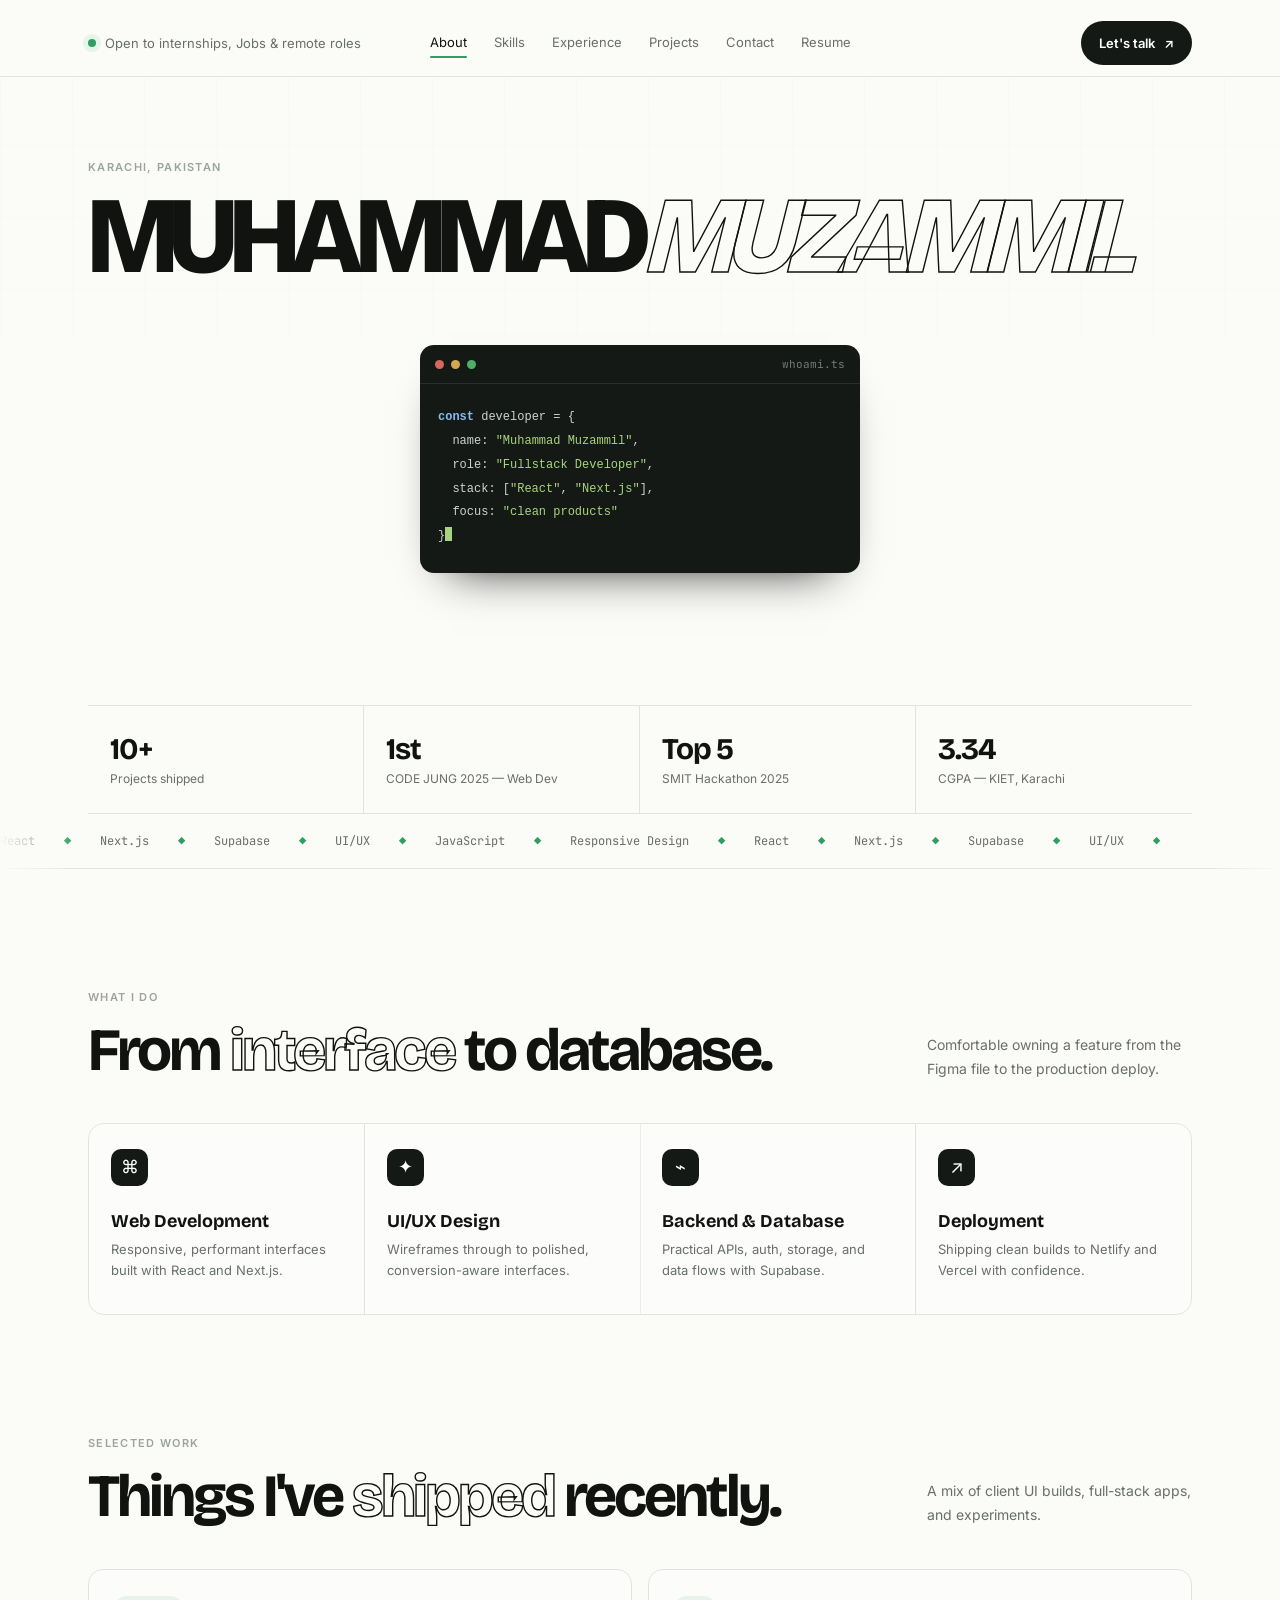
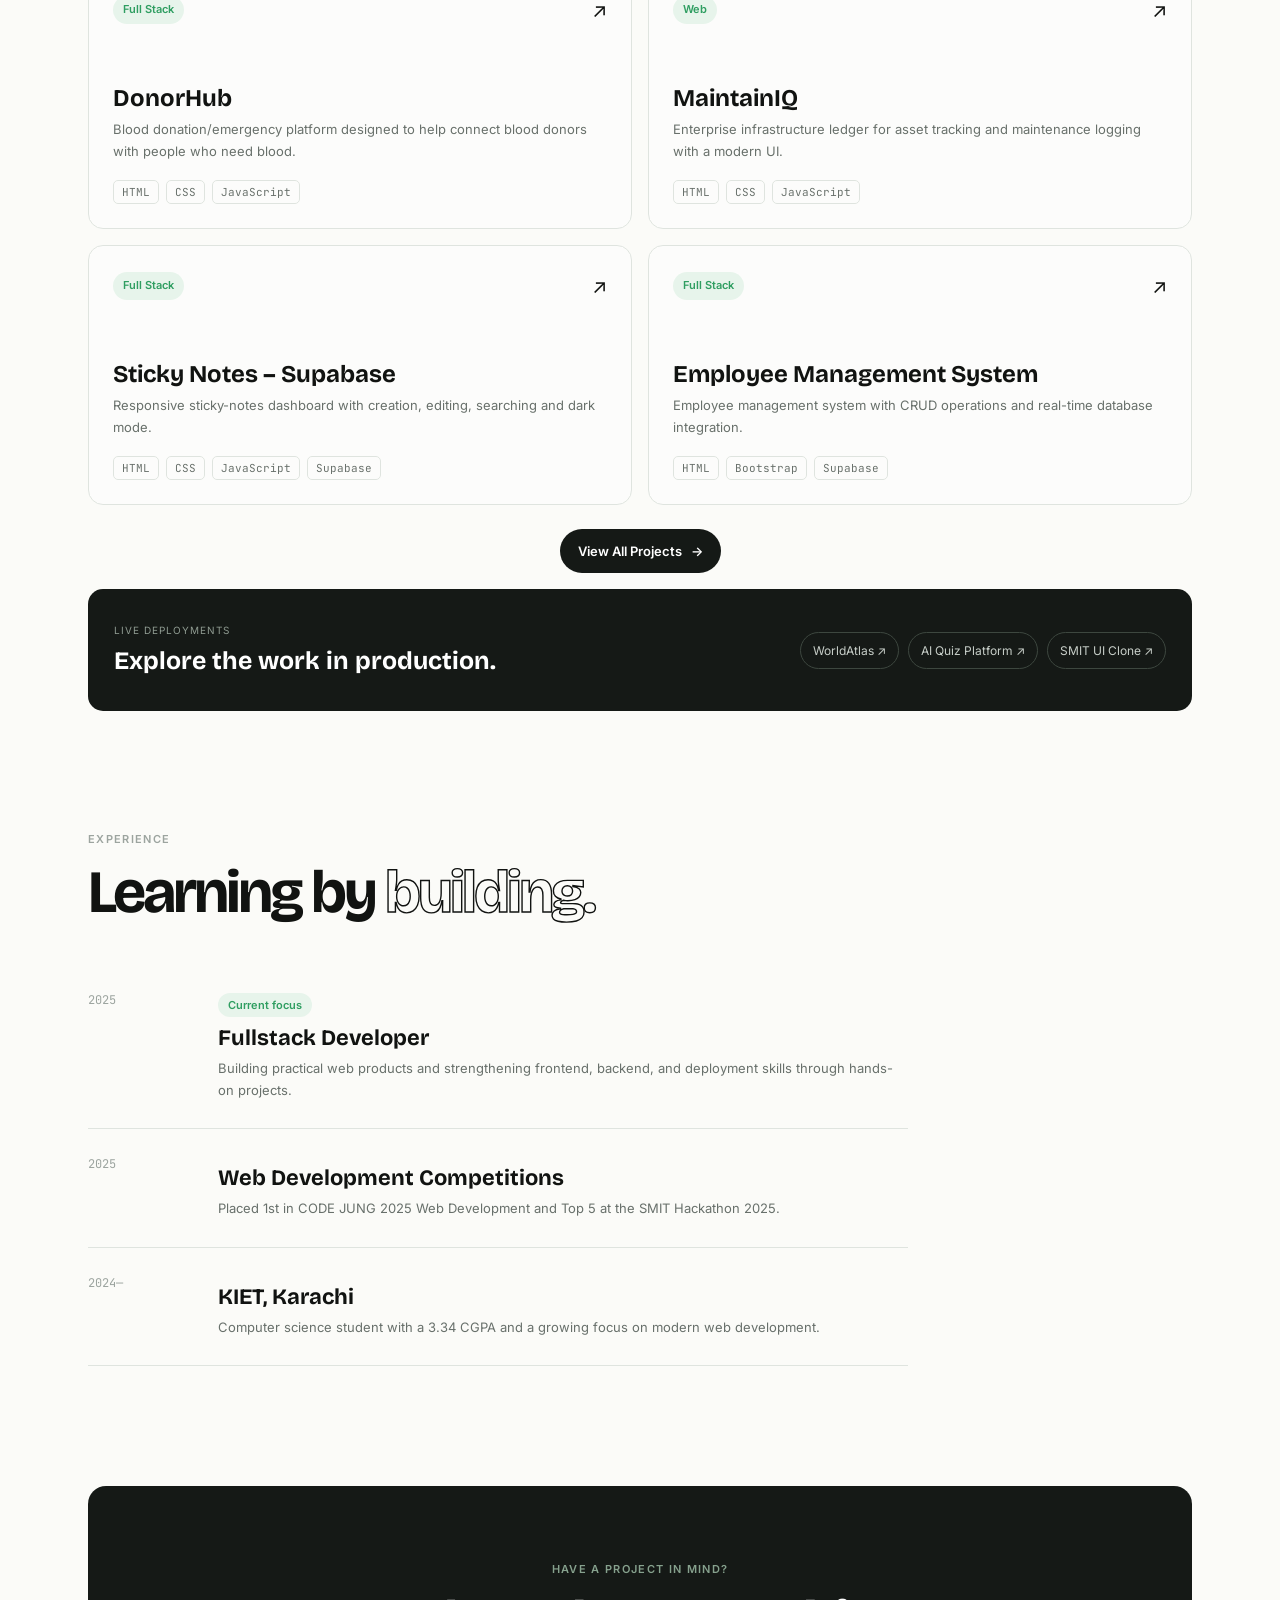
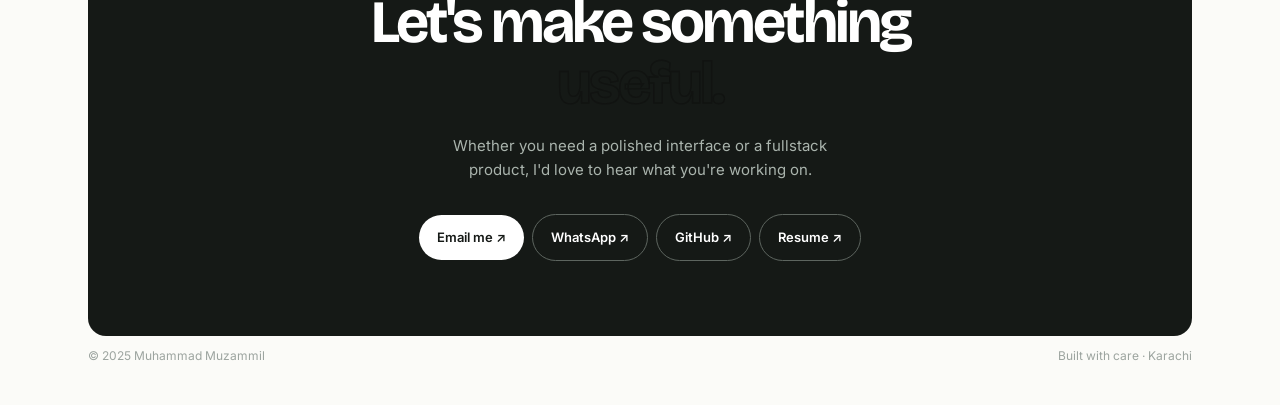
<file: index.html>
<!doctype html>
<html lang="en">
  <head>
    <meta charset="UTF-8" />
    <meta name="viewport" content="width=device-width, initial-scale=1.0" />
    <meta
      name="description"
      content="Muhammad Muzammil — Fullstack Developer in Karachi, Pakistan building clean, fast web products with React, Next.js and Supabase."
    />
    <meta
      name="keywords"
      content="Muhammad Muzammil, Fullstack Developer, Web Developer Karachi, React Developer, Next.js Developer, Supabase Developer, Frontend Developer Pakistan, KIET"
    />
    <meta name="author" content="Muhammad Muzammil" />
    <meta name="robots" content="index, follow" />
    <meta name="theme-color" content="#151916" />
    <link rel="canonical" href="https://muhammad-muzammil.dev/" />
    <title>Muhammad Muzammil — Fullstack Developer</title>

    <!-- Open Graph -->
    <meta property="og:type" content="website" />
    <meta property="og:site_name" content="Muhammad Muzammil" />
    <meta
      property="og:title"
      content="Muhammad Muzammil — Fullstack Developer"
    />
    <meta
      property="og:description"
      content="Fullstack Developer in Karachi, Pakistan building clean, fast web products with React, Next.js and Supabase."
    />
    <meta property="og:url" content="https://muhammad-muzammil.dev/" />
    <meta
      property="og:image"
      content="https://muhammad-muzammil.dev/og-image.png"
    />
    <meta property="og:locale" content="en_US" />

    <!-- Twitter -->
    <meta name="twitter:card" content="summary_large_image" />
    <meta
      name="twitter:title"
      content="Muhammad Muzammil — Fullstack Developer"
    />
    <meta
      name="twitter:description"
      content="Fullstack Developer in Karachi, Pakistan building clean, fast web products with React, Next.js and Supabase."
    />
    <meta
      name="twitter:image"
      content="https://muhammad-muzammil.dev/og-image.png"
    />

    <!-- Favicon (inline SVG monogram, no extra file needed) -->
    <link
      rel="icon"
      type="image/svg+xml"
      href="data:image/svg+xml,%3Csvg xmlns='http://www.w3.org/2000/svg' viewBox='0 0 64 64'%3E%3Crect width='64' height='64' rx='14' fill='%23151916'/%3E%3Ctext x='32' y='43' font-family='Arial,Helvetica,sans-serif' font-size='24' font-weight='700' fill='%232f9e61' text-anchor='middle'%3EMM%3C/text%3E%3C/svg%3E"
    />
    <link
      rel="apple-touch-icon"
      href="data:image/svg+xml,%3Csvg xmlns='http://www.w3.org/2000/svg' viewBox='0 0 64 64'%3E%3Crect width='64' height='64' rx='14' fill='%23151916'/%3E%3Ctext x='32' y='43' font-family='Arial,Helvetica,sans-serif' font-size='24' font-weight='700' fill='%232f9e61' text-anchor='middle'%3EMM%3C/text%3E%3C/svg%3E"
    />

    <link rel="preconnect" href="https://fonts.googleapis.com" />
    <link rel="preconnect" href="https://fonts.gstatic.com" crossorigin />
    <link
      href="https://fonts.googleapis.com/css2?family=Bricolage+Grotesque:opsz,wght@12..96,600;12..96,700;12..96,800&family=Inter:wght@400;500;600&family=JetBrains+Mono:wght@400;500&display=swap"
      rel="stylesheet"
    />
    <link rel="stylesheet" href="./style.css" />
    <link rel="stylesheet" href="./projects.css" />

    <!-- Structured data -->
    <script type="application/ld+json">
      {
        "@context": "https://schema.org",
        "@type": "Person",
        "name": "Muhammad Muzammil",
        "url": "https://muhammad-muzammil.dev/",
        "jobTitle": "Fullstack Developer",
        "email": "mailto:muzammil.muhammad7782@gmail.com",
        "address": {
          "@type": "PostalAddress",
          "addressLocality": "Karachi",
          "addressCountry": "PK"
        },
        "sameAs": [
          "https://github.com/MuhammadMuzammil-TheDeveloper",
          "https://www.linkedin.com/in/muhammad-muzammil-7562bb316/",
          "https://www.instagram.com/its_muzammilansari/"
        ],
        "alumniOf": { "@type": "CollegeOrUniversity", "name": "KIET, Karachi" },
        "knowsAbout": [
          "React",
          "Next.js",
          "Supabase",
          "JavaScript",
          "UI/UX Design"
        ]
      }
    </script>
  </head>
  <body>
    <script>
      if (!window.matchMedia("(prefers-reduced-motion: reduce)").matches) {
        document.documentElement.classList.add("intro-pending");
      }
    </script>
    <!-- Powerful Splash Screen -->
    <div id="splash-screen" class="splash-screen" aria-hidden="true">
      <div class="splash-content">
        <div class="splash-terminal-bar">
          <i></i><i></i><i></i><span>system_init.sh</span>
        </div>
        <div class="splash-body">
          <p class="splash-load-text">
            &gt; Initializing portfolio environments...
          </p>
          <p class="splash-load-sub">
            Loading components for Muhammad Muzammil
          </p>
          <div class="splash-loader-bar">
            <div class="splash-loader-progress"></div>
          </div>
        </div>
      </div>
    </div>

    <div class="scroll-progress" aria-hidden="true"></div>
    <header class="site-header">
      <div class="container nav-wrap">
        <a class="availability" href="#contact"
          ><span aria-hidden="true"></span> Open to internships, Jobs &amp; remote
          roles</a
        >
        <button
          class="menu-toggle"
          type="button"
          aria-expanded="false"
          aria-controls="site-nav"
        >
          Menu
        </button>
        <nav id="site-nav" class="site-nav" aria-label="Main navigation">
          <a href="#about">About</a><a href="#skills">Skills</a
          ><a href="#experience">Experience</a
          ><a href="./projects.html">Projects</a><a href="#contact">Contact</a
          ><a
            href="./assets/Muhammad-Muzammil-Resume.pdf"
            target="_blank"
            rel="noopener"
            >Resume</a
          >
        </nav>
        <a class="button button-dark nav-cta" href="#contact"
          >Let&apos;s talk <span aria-hidden="true">↗</span></a
        >
      </div>
    </header>

    <main>
      <section class="hero container" id="about">
        <div class="hero-heading">
          <p class="eyebrow">Karachi, Pakistan</p>
          <h1><span>Muhammad</span><em>Muzammil</em></h1>
        </div>
        <div class="hero-grid">
          <div class="hero-copy">
            <p class="kicker">Fullstack Developer</p>
            <p class="lead">
              Building fast, clean web products end to end — from interface to
              database — with React, Next.js, and Supabase.
            </p>
            <a class="button button-dark" href="#projects"
              >See my work <span aria-hidden="true">↗</span></a
            >
          </div>
          <div class="terminal" aria-label="Developer profile code sample">
            <div class="terminal-bar">
              <i></i><i></i><i></i><span>whoami.ts</span>
            </div>
            <pre><code><b>const</b> developer = {
  name: <strong>&quot;Muhammad Muzammil&quot;</strong>,
  role: <strong>&quot;Fullstack Developer&quot;</strong>,
  stack: [<strong>&quot;React&quot;</strong>, <strong>&quot;Next.js&quot;</strong>],
  focus: <strong>&quot;clean products&quot;</strong>
}<span class="caret" aria-hidden="true"></span></code></pre>
          </div>
          <div class="socials">
            <a
              href="https://github.com/MuhammadMuzammil-TheDeveloper"
              target="_blank"
              rel="noopener"
              >GitHub <span>↗</span></a
            ><a
              href="https://www.linkedin.com/in/muhammad-muzammil-7562bb316/"
              target="_blank"
              rel="noopener"
              >LinkedIn <span>↗</span></a
            ><a
              href="https://www.instagram.com/its_muzammilansari/"
              target="_blank"
              rel="noopener"
              >Instagram <span>↗</span></a
            ><a
              href="mailto:muzammil.muhammad7782@gmail.com"
              class="js-contact-trigger"
              data-modal="contact-modal"
              >Email <span>↗</span></a
            ><a href="https://wa.me/923172855256" target="_blank" rel="noopener"
              >WhatsApp <span>↗</span></a
            ><a
              href="./assets/Muhammad-Muzammil-Resume.pdf"
              target="_blank"
              rel="noopener"
              >Resume <span>↗</span></a
            >
          </div>
        </div>
        <div class="stats">
          <div><strong>10+</strong><span>Projects shipped</span></div>
          <div><strong>1st</strong><span>CODE JUNG 2025 — Web Dev</span></div>
          <div><strong>Top 5</strong><span>SMIT Hackathon 2025</span></div>
          <div><strong>3.34</strong><span>CGPA — KIET, Karachi</span></div>
        </div>
      </section>

      <div class="ticker" aria-hidden="true">
        <div>
          React <b>◆</b> Next.js <b>◆</b> Supabase <b>◆</b> UI/UX
          <b>◆</b> JavaScript <b>◆</b> Responsive Design <b>◆</b> React
          <b>◆</b> Next.js <b>◆</b> Supabase <b>◆</b> UI/UX <b>◆</b>
        </div>
      </div>

      <section class="section container" id="skills">
        <div class="section-head">
          <div>
            <p class="eyebrow">What I do</p>
            <h2>From <em>interface</em> to database.</h2>
          </div>
          <p class="section-note">
            Comfortable owning a feature from the Figma file to the production
            deploy.
          </p>
        </div>
        <div class="skill-grid">
          <article>
            <span class="skill-icon">⌘</span>
            <h3>Web Development</h3>
            <p>
              Responsive, performant interfaces built with React and Next.js.
            </p>
          </article>
          <article>
            <span class="skill-icon">✦</span>
            <h3>UI/UX Design</h3>
            <p>Wireframes through to polished, conversion-aware interfaces.</p>
          </article>
          <article>
            <span class="skill-icon">⌁</span>
            <h3>Backend &amp; Database</h3>
            <p>Practical APIs, auth, storage, and data flows with Supabase.</p>
          </article>
          <article>
            <span class="skill-icon">↗</span>
            <h3>Deployment</h3>
            <p>Shipping clean builds to Netlify and Vercel with confidence.</p>
          </article>
        </div>
      </section>

      <section class="section container" id="projects">
        <div class="section-head">
          <div>
            <p class="eyebrow">Selected work</p>
            <h2>Things I&apos;ve <em>shipped</em> recently.</h2>
          </div>
          <p class="section-note">
            A mix of client UI builds, full-stack apps, and experiments.
          </p>
        </div>

        <!-- Featured project cards are rendered from projects-data.js via
             home-projects.js — see that file to change which 4 appear here. -->
        <div class="project-grid" id="home-projects-grid"></div>

        <div class="view-all-wrap">
          <a class="button button-dark" href="./projects.html"
            >View All Projects <span aria-hidden="true">→</span></a
          >
        </div>

        <div class="live-projects">
          <div>
            <small>Live deployments</small>
            <h3>Explore the work in production.</h3>
          </div>
          <div class="live-links">
            <a
              href="https://worldatlas-website.netlify.app"
              target="_blank"
              rel="noopener"
              >WorldAtlas ↗</a
            ><a
              href="https://quizapplicationmuzammil.netlify.app"
              target="_blank"
              rel="noopener"
              >AI Quiz Platform ↗</a
            ><a
              href="https://smitwebsiteclone.netlify.app"
              target="_blank"
              rel="noopener"
              >SMIT UI Clone ↗</a
            >
          </div>
        </div>
      </section>

      <section class="section container" id="experience">
        <div class="section-head">
          <div>
            <p class="eyebrow">Experience</p>
            <h2>Learning by <em>building.</em></h2>
          </div>
        </div>
        <div class="timeline">
          <article>
            <time>2025</time>
            <div>
              <span class="current">Current focus</span>
              <h3>Fullstack Developer</h3>
              <p>
                Building practical web products and strengthening frontend,
                backend, and deployment skills through hands-on projects.
              </p>
            </div>
          </article>
          <article>
            <time>2025</time>
            <div>
              <h3>Web Development Competitions</h3>
              <p>
                Placed 1st in CODE JUNG 2025 Web Development and Top 5 at the
                SMIT Hackathon 2025.
              </p>
            </div>
          </article>
          <article>
            <time>2024—</time>
            <div>
              <h3>KIET, Karachi</h3>
              <p>
                Computer science student with a 3.34 CGPA and a growing focus on
                modern web development.
              </p>
            </div>
          </article>
        </div>
      </section>

      <section class="contact-section container" id="contact">
        <div class="contact">
          <p class="eyebrow">Have a project in mind?</p>
          <h2>Let&apos;s make something <em>useful.</em></h2>
          <p>
            Whether you need a polished interface or a fullstack product,
            I&apos;d love to hear what you&apos;re working on.
          </p>
          <div>
            <a
              class="button button-light js-contact-trigger"
              href="mailto:muzammil.muhammad7782@gmail.com"
              data-modal="contact-modal"
              >Email me ↗</a
            ><a
              class="button button-outline"
              href="https://wa.me/923172855256"
              target="_blank"
              rel="noopener"
              >WhatsApp ↗</a
            ><a
              class="button button-outline"
              href="https://github.com/MuhammadMuzammil-TheDeveloper"
              target="_blank"
              rel="noopener"
              >GitHub ↗</a
            ><a
              class="button button-outline"
              href="./assets/Muhammad-Muzammil-Resume.pdf"
              target="_blank"
              rel="noopener"
              >Resume ↗</a
            >
          </div>
        </div>
      </section>
    </main>
    <footer class="container">
      <span>© 2025 Muhammad Muzammil</span
      ><span>Built with care · Karachi</span>
    </footer>

    <!-- Contact modal -->
    <div
      class="modal-overlay"
      id="contact-modal"
      aria-hidden="true"
      data-modal-overlay
    >
      <div
        class="modal"
        role="dialog"
        aria-modal="true"
        aria-labelledby="contact-modal-title"
      >
        <button
          class="modal-close"
          type="button"
          aria-label="Close dialog"
          data-modal-close
        >
          ✕
        </button>
        <p class="eyebrow">Get in touch</p>
        <h3 id="contact-modal-title">Let&apos;s talk about your project.</h3>
        <p class="modal-lead">
          Send a message directly from here, or reach out on WhatsApp or email —
          whichever is easier for you.
        </p>

        <form class="modal-form" id="contact-form" novalidate>
          <label for="cf-name">Name</label>
          <input
            type="text"
            id="cf-name"
            name="name"
            placeholder="Your name"
            required
          />
          <label for="cf-email">Your email</label>
          <input
            type="email"
            id="cf-email"
            name="email"
            placeholder="you@example.com"
            required
          />
          <label for="cf-message">Message</label>
          <textarea
            id="cf-message"
            name="message"
            rows="4"
            placeholder="Tell me a bit about what you're building..."
            required
          ></textarea>
          <button type="submit" class="button button-dark modal-submit">
            Send message ↗
          </button>
          <p class="modal-form-note" id="cf-note" aria-live="polite"></p>
        </form>

        <div class="modal-divider"><span>or reach me directly</span></div>

        <div class="modal-alt-contacts">
          <a
            class="button button-outline-light"
            href="mailto:muzammil.muhammad7782@gmail.com"
            >Email directly ↗</a
          ><a
            class="button button-outline-light"
            id="modal-whatsapp-link"
            href="https://wa.me/923172855256"
            target="_blank"
            rel="noopener"
            >WhatsApp: +92 317 2855256 ↗</a
          >
        </div>
      </div>
    </div>

    <!-- Project detail modal -->
    <div
      class="modal-overlay"
      id="project-modal"
      aria-hidden="true"
      data-modal-overlay
    >
      <div
        class="modal"
        role="dialog"
        aria-modal="true"
        aria-labelledby="project-modal-title"
      >
        <button
          class="modal-close"
          type="button"
          aria-label="Close dialog"
          data-modal-close
        >
          ✕
        </button>
        <p class="eyebrow" id="project-modal-tag">Project</p>
        <h3 id="project-modal-title">Project title</h3>
        <p class="modal-lead" id="project-modal-description">
          Description goes here.
        </p>
        <div class="tags" id="project-modal-tags"></div>

        <div class="modal-alt-contacts modal-project-actions">
          <a
            class="button button-dark"
            id="project-modal-live"
            href="#"
            target="_blank"
            rel="noopener"
            >View live link ↗</a
          ><a
            class="button button-outline-light"
            id="project-modal-github"
            href="#"
            target="_blank"
            rel="noopener"
            >View on GitHub ↗</a
          >
        </div>
      </div>
    </div>

    <script src="./projects-data.js"></script>
    <script src="./project-render.js"></script>
    <script src="./home-projects.js"></script>
    <script src="./script.js" defer></script>
  </body>
</html>
</file>
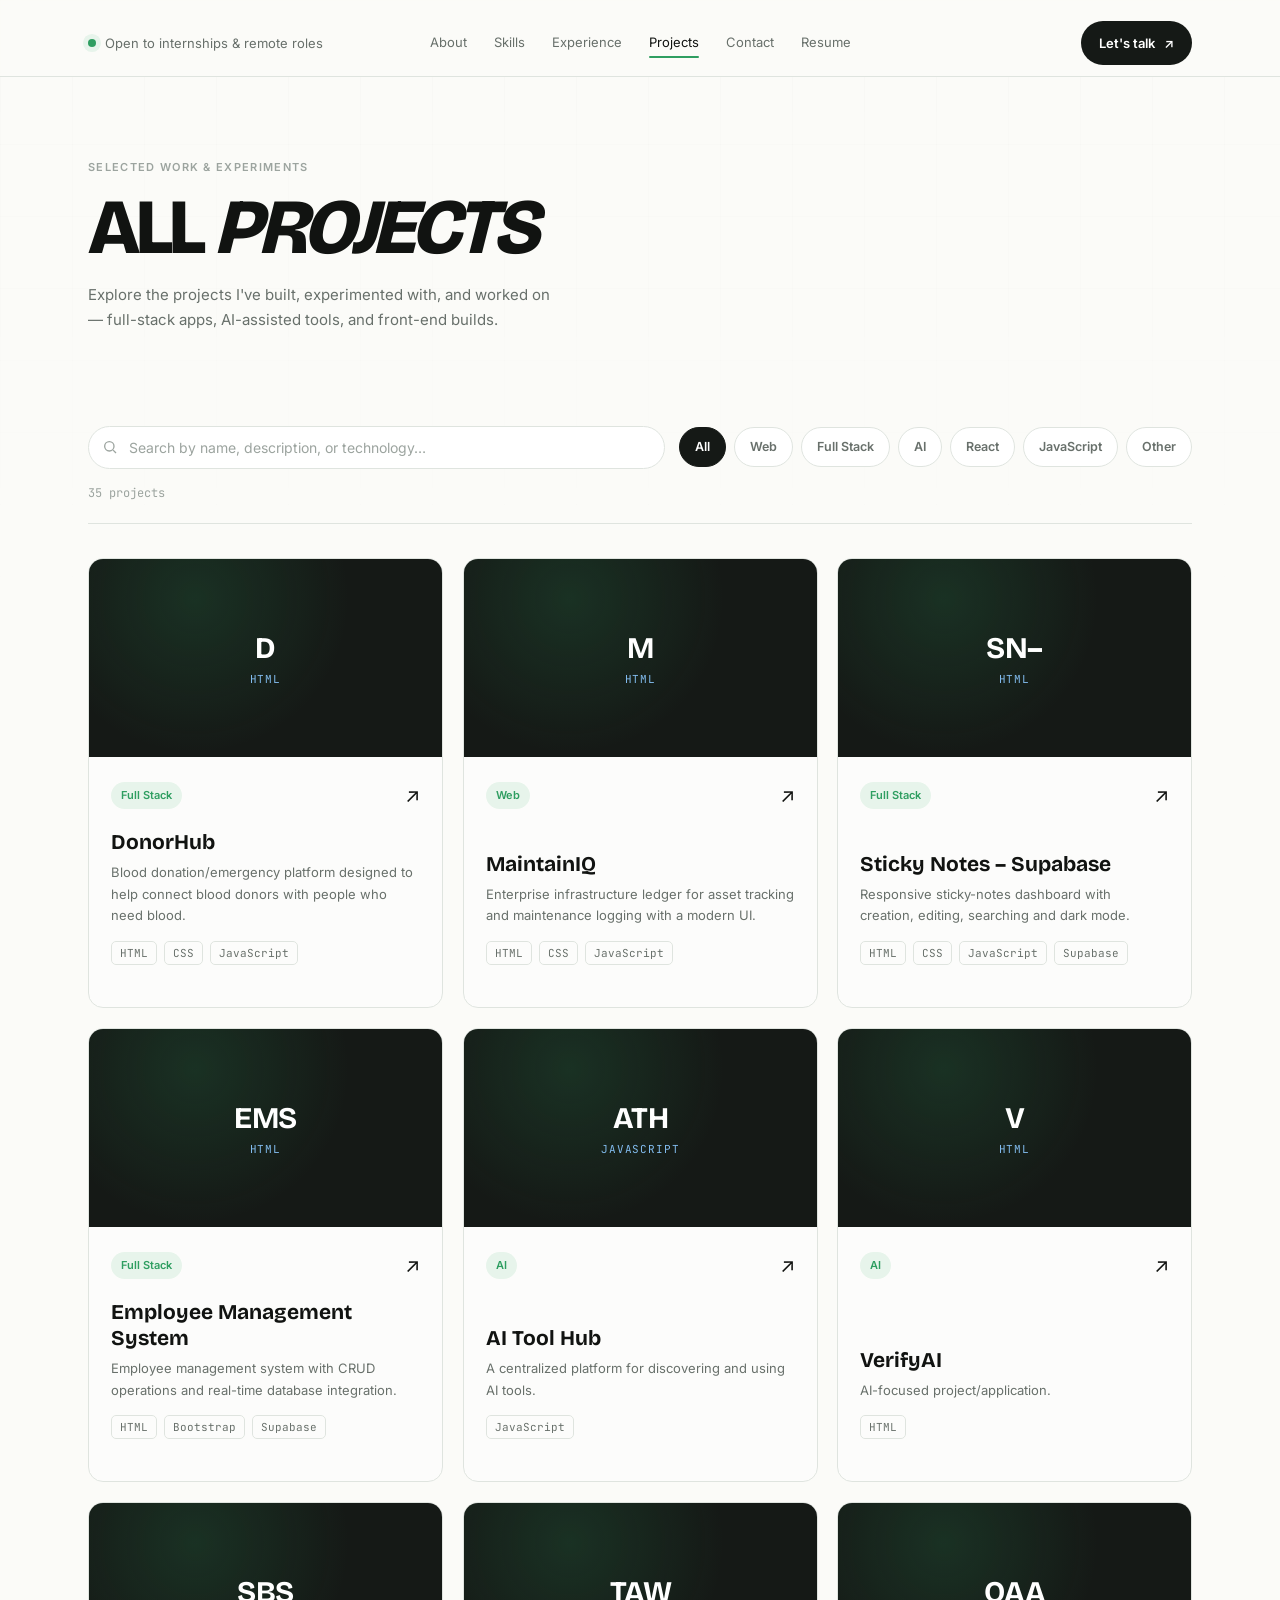
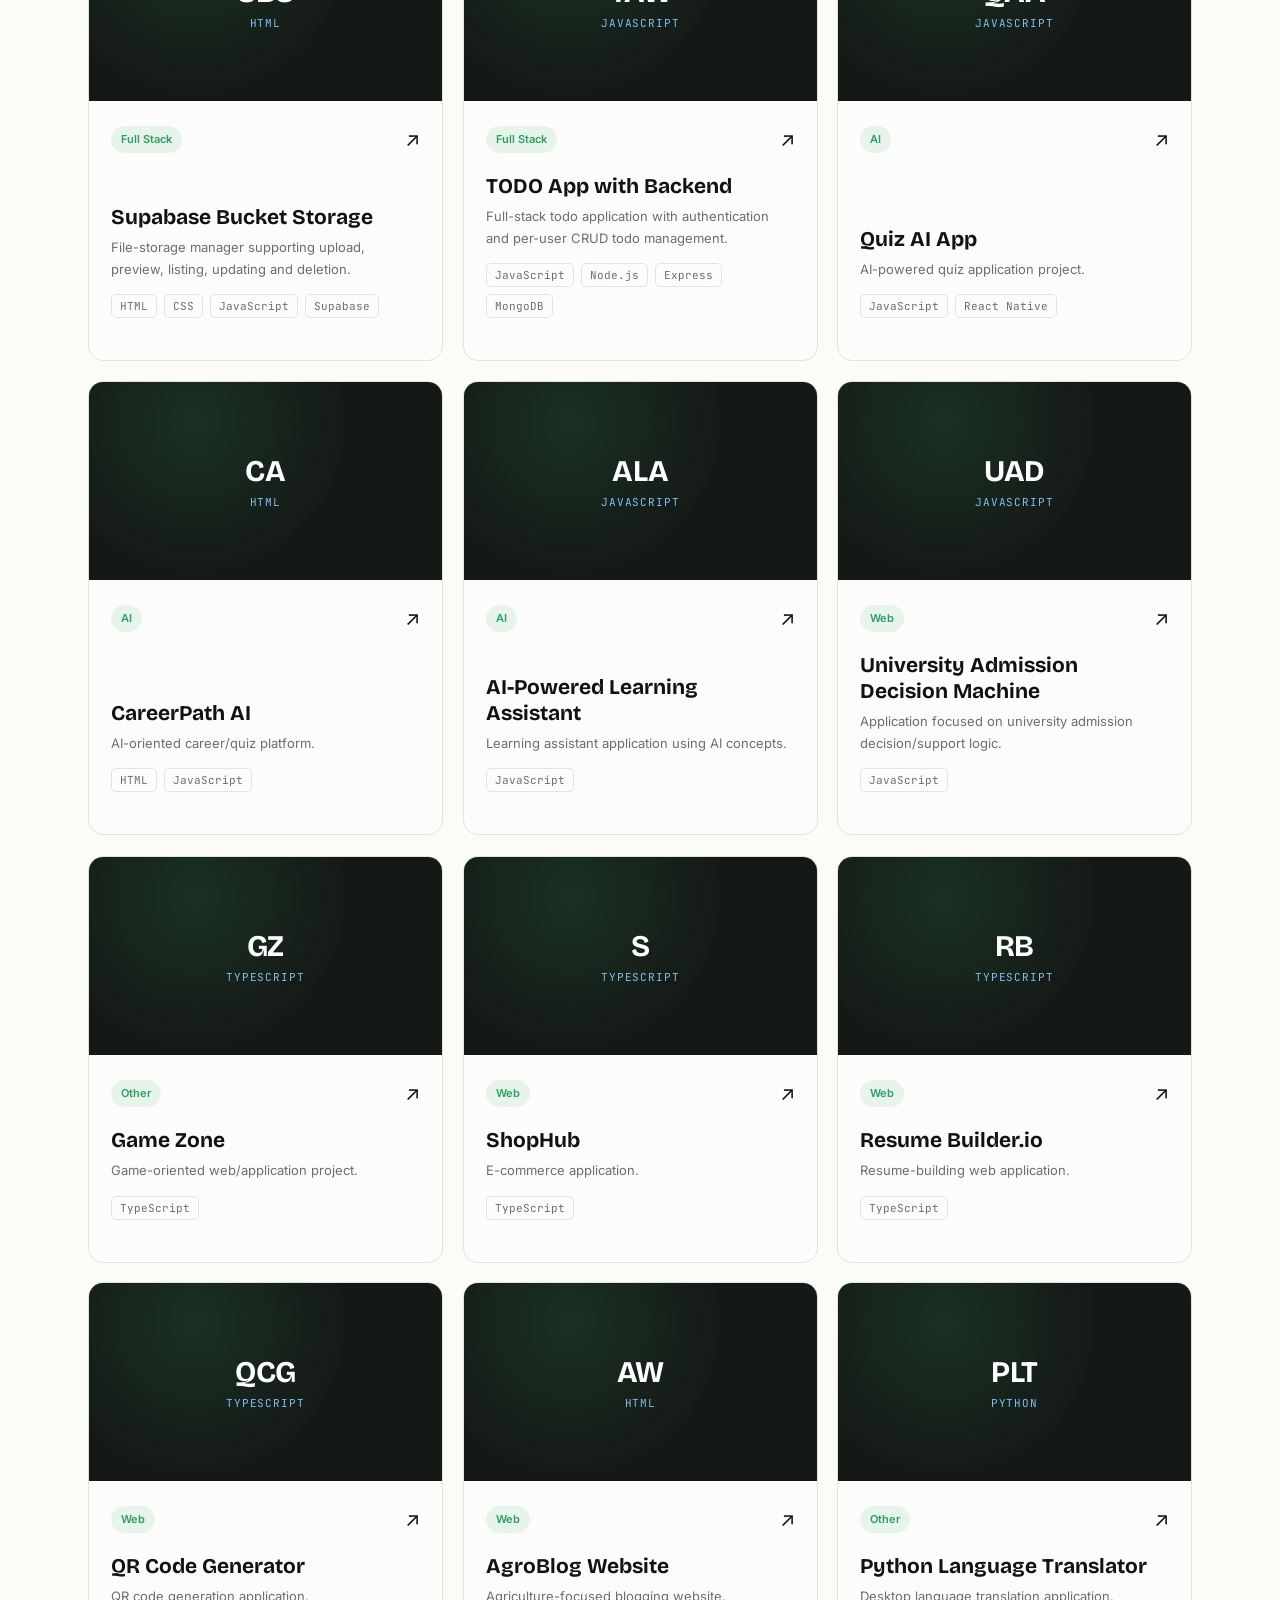
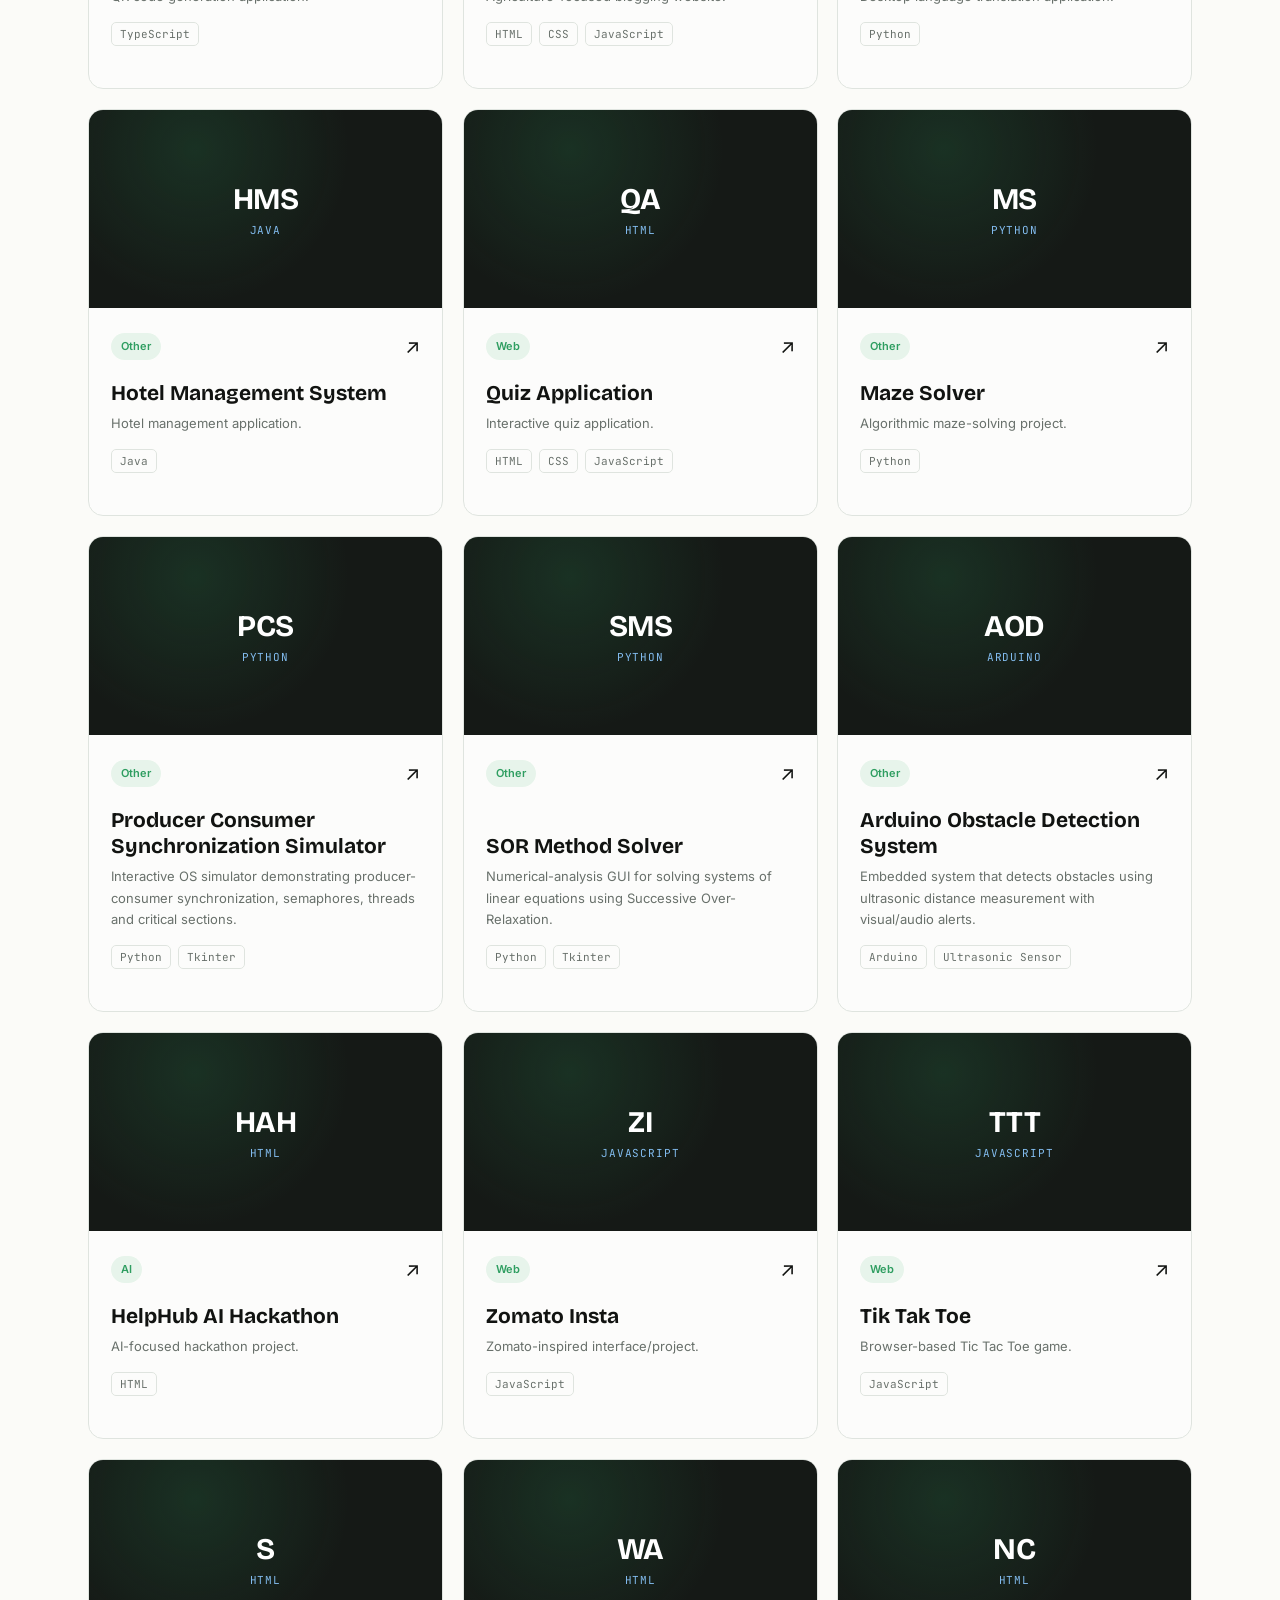
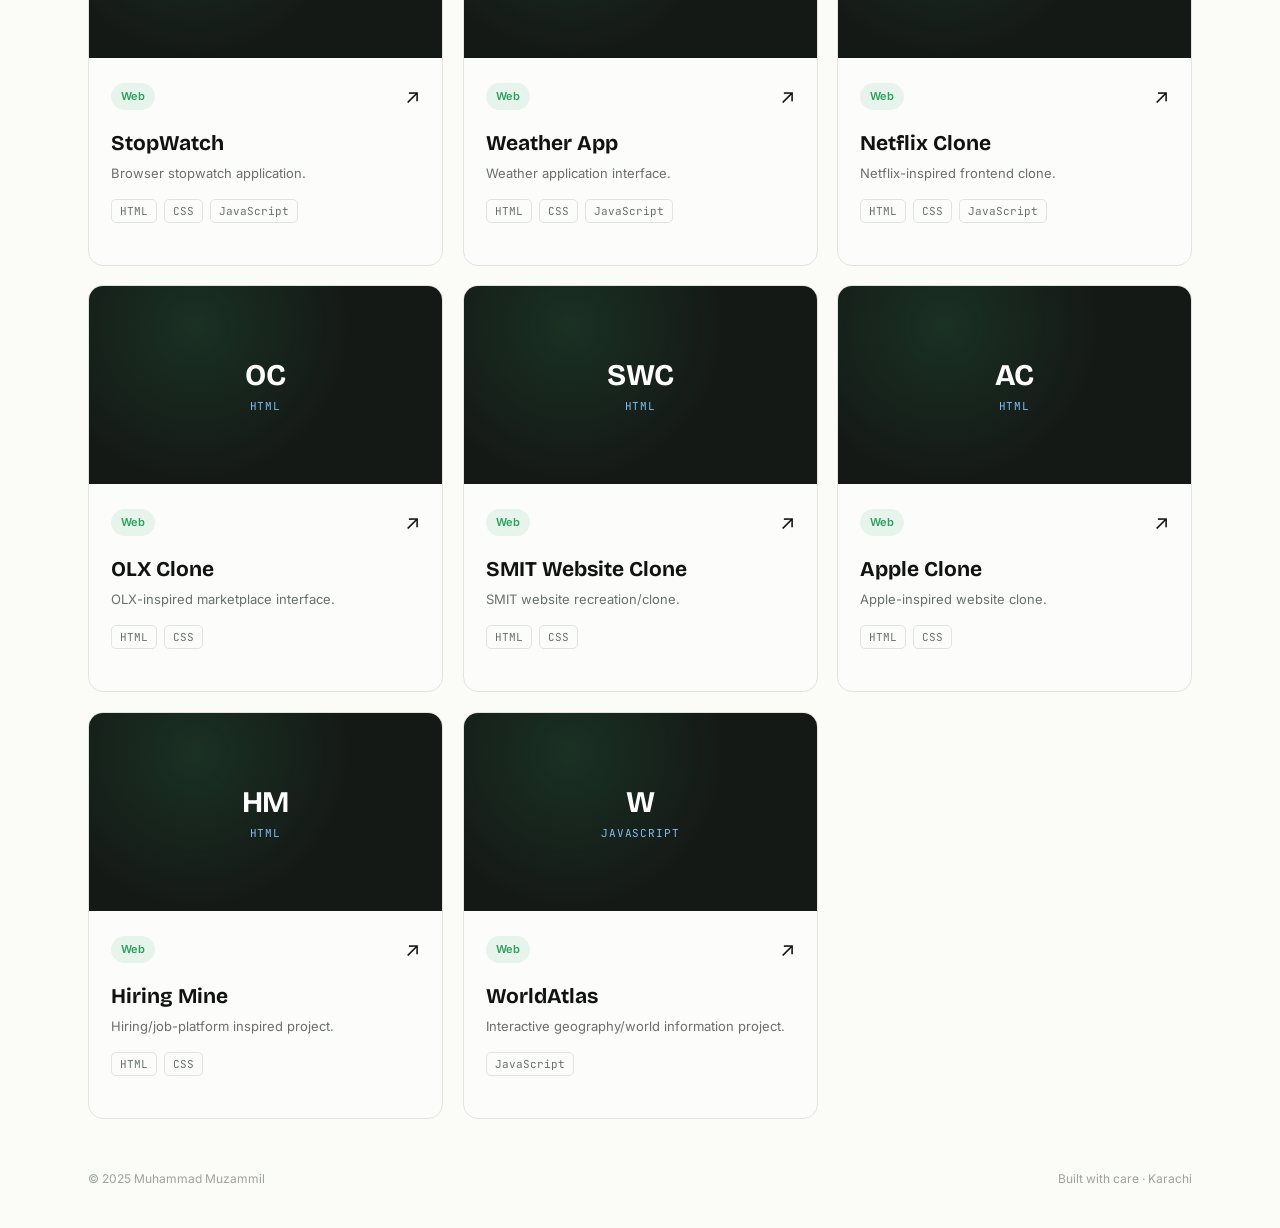
<file: projects.html>
<!doctype html>
<html lang="en">
  <head>
    <meta charset="UTF-8" />
    <meta name="viewport" content="width=device-width, initial-scale=1.0" />
    <meta
      name="description"
      content="Explore projects built by Muhammad Muzammil, including web applications, full-stack systems, AI-powered applications, and other software projects."
    />
    <meta name="author" content="Muhammad Muzammil" />
    <meta name="robots" content="index, follow" />
    <meta name="theme-color" content="#151916" />
    <link rel="canonical" href="https://muhammad-muzammil.dev/projects.html" />
    <title>Projects | Muhammad Muzammil</title>

    <!-- Open Graph -->
    <meta property="og:type" content="website" />
    <meta property="og:site_name" content="Muhammad Muzammil" />
    <meta property="og:title" content="Projects | Muhammad Muzammil" />
    <meta
      property="og:description"
      content="Explore projects built by Muhammad Muzammil, including web applications, full-stack systems, AI-powered applications, and other software projects."
    />
    <meta property="og:url" content="https://muhammad-muzammil.dev/projects.html" />
    <meta property="og:image" content="https://muhammad-muzammil.dev/og-image.png" />
    <meta property="og:locale" content="en_US" />

    <meta name="twitter:card" content="summary_large_image" />
    <meta name="twitter:title" content="Projects | Muhammad Muzammil" />
    <meta
      name="twitter:description"
      content="Explore projects built by Muhammad Muzammil, including web applications, full-stack systems, AI-powered applications, and other software projects."
    />
    <meta name="twitter:image" content="https://muhammad-muzammil.dev/og-image.png" />

    <link
      rel="icon"
      type="image/svg+xml"
      href="data:image/svg+xml,%3Csvg xmlns='http://www.w3.org/2000/svg' viewBox='0 0 64 64'%3E%3Crect width='64' height='64' rx='14' fill='%23151916'/%3E%3Ctext x='32' y='43' font-family='Arial,Helvetica,sans-serif' font-size='24' font-weight='700' fill='%232f9e61' text-anchor='middle'%3EMM%3C/text%3E%3C/svg%3E"
    />

    <link rel="preconnect" href="https://fonts.googleapis.com" />
    <link rel="preconnect" href="https://fonts.gstatic.com" crossorigin />
    <link
      href="https://fonts.googleapis.com/css2?family=Bricolage+Grotesque:opsz,wght@12..96,600;12..96,700;12..96,800&family=Inter:wght@400;500;600&family=JetBrains+Mono:wght@400;500&display=swap"
      rel="stylesheet"
    />
    <link rel="stylesheet" href="./style.css" />
    <link rel="stylesheet" href="./projects.css" />
  </head>
  <body>
    <div class="scroll-progress" aria-hidden="true"></div>
    <header class="site-header">
      <div class="container nav-wrap">
        <a class="availability" href="./index.html#contact"
          ><span aria-hidden="true"></span> Open to internships &amp; remote
          roles</a
        >
        <button
          class="menu-toggle"
          type="button"
          aria-expanded="false"
          aria-controls="site-nav"
        >
          Menu
        </button>
        <nav id="site-nav" class="site-nav" aria-label="Main navigation">
          <a href="./index.html#about">About</a
          ><a href="./index.html#skills">Skills</a
          ><a href="./index.html#experience">Experience</a
          ><a href="./projects.html" class="is-active">Projects</a
          ><a href="./index.html#contact">Contact</a
          ><a
            href="./assets/Muhammad-Muzammil-Resume.pdf"
            target="_blank"
            rel="noopener"
            >Resume</a
          >
        </nav>
        <a class="button button-dark nav-cta" href="./index.html#contact"
          >Let&apos;s talk <span aria-hidden="true">↗</span></a
        >
      </div>
    </header>

    <main>
      <section class="projects-hero container">
        <p class="eyebrow">Selected work &amp; experiments</p>
        <h1>All <em>Projects</em></h1>
        <p class="lead">
          Explore the projects I&apos;ve built, experimented with, and worked
          on — full-stack apps, AI-assisted tools, and front-end builds.
        </p>
      </section>

      <section class="container" aria-label="Project filters and search">
        <div class="project-controls">
          <div class="project-search-wrap">
            <svg
              width="16"
              height="16"
              viewBox="0 0 24 24"
              fill="none"
              stroke="currentColor"
              stroke-width="2"
              aria-hidden="true"
            >
              <circle cx="11" cy="11" r="7" />
              <line x1="21" y1="21" x2="16.65" y2="16.65" />
            </svg>
            <label class="visually-hidden" for="project-search"
              >Search projects</label
            >
            <input
              type="text"
              id="project-search"
              placeholder="Search by name, description, or technology…"
              autocomplete="off"
            />
          </div>
          <div
            class="filter-group"
            role="group"
            aria-label="Filter projects by category"
          >
            <button class="filter-btn is-active" type="button" data-filter="all" aria-pressed="true">All</button>
            <button class="filter-btn" type="button" data-filter="web" aria-pressed="false">Web</button>
            <button class="filter-btn" type="button" data-filter="fullstack" aria-pressed="false">Full Stack</button>
            <button class="filter-btn" type="button" data-filter="ai" aria-pressed="false">AI</button>
            <button class="filter-btn" type="button" data-filter="react" aria-pressed="false">React</button>
            <button class="filter-btn" type="button" data-filter="javascript" aria-pressed="false">JavaScript</button>
            <button class="filter-btn" type="button" data-filter="other" aria-pressed="false">Other</button>
          </div>
          <p class="projects-results-count" id="projects-results-count" aria-live="polite"></p>
        </div>

        <div
          class="projects-full-grid"
          id="projects-grid"
          aria-live="polite"
        ></div>

        <div class="projects-empty" id="projects-empty" hidden>
          <strong>No projects match that search.</strong>
          <p>Try a different keyword or clear the category filter.</p>
        </div>
      </section>
    </main>

    <footer class="container">
      <span>© 2025 Muhammad Muzammil</span
      ><span>Built with care · Karachi</span>
    </footer>

    <!-- Project detail modal (shared markup/behavior with homepage) -->
    <div
      class="modal-overlay"
      id="project-modal"
      aria-hidden="true"
      data-modal-overlay
    >
      <div
        class="modal"
        role="dialog"
        aria-modal="true"
        aria-labelledby="project-modal-title"
      >
        <button
          class="modal-close"
          type="button"
          aria-label="Close dialog"
          data-modal-close
        >
          ✕
        </button>
        <p class="eyebrow" id="project-modal-tag">Project</p>
        <h3 id="project-modal-title">Project title</h3>
        <p class="modal-lead" id="project-modal-description">
          Description goes here.
        </p>
        <div class="tags" id="project-modal-tags"></div>

        <div class="modal-alt-contacts modal-project-actions">
          <a
            class="button button-dark"
            id="project-modal-live"
            href="#"
            target="_blank"
            rel="noopener"
            >View live link ↗</a
          ><a
            class="button button-outline-light"
            id="project-modal-github"
            href="#"
            target="_blank"
            rel="noopener"
            >View on GitHub ↗</a
          >
        </div>
      </div>
    </div>

    <script src="./projects-data.js"></script>
    <script src="./project-render.js"></script>
    <script src="./projects.js"></script>
    <script src="./script.js" defer></script>
  </body>
</html>
</file>
<file: style.css>
:root {
  --bg: #fbfbf8;
  --ink: #111311;
  --muted: #68706b;
  --faint: #9ca49f;
  --line: #dfe4df;
  --green: #2f9e61;
  --green-soft: #e7f4eb;
  --dark: #151916;
  --max: 1160px;
  --ease: cubic-bezier(0.2, 0.8, 0.2, 1);
}
* {
  box-sizing: border-box;
  margin: 0;
}
html {
  scroll-behavior: smooth;
}
body {
  background: var(--bg);
  color: var(--ink);
  font:
    15px/1.6 Inter,
    system-ui,
    sans-serif;
  -webkit-font-smoothing: antialiased;
  overflow-x: hidden;
}
body:before {
  content: "";
  position: fixed;
  inset: 0;
  pointer-events: none;
  opacity: 0.4;
  background-image:
    linear-gradient(90deg, rgba(17, 19, 17, 0.035) 1px, transparent 1px),
    linear-gradient(rgba(17, 19, 17, 0.035) 1px, transparent 1px);
  background-size: 72px 72px;
  mask-image: linear-gradient(#000, transparent 75%);
  z-index: -1;
}
a {
  color: inherit;
  text-decoration: none;
}
button {
  font: inherit;
}
.container {
  max-width: var(--max);
  margin: auto;
  padding-top: 10px;
  padding-left: 28px;
  padding-right: 28px;
}

/* ---------------- Splash Screen Styles ---------------- */
.splash-screen {
  position: fixed;
  inset: 0;
  background: var(--dark);
  z-index: 9999;
  display: grid;
  place-items: center;
  transition:
    opacity 0.5s ease,
    visibility 0.5s ease;
}
.splash-screen.splash-hidden {
  opacity: 0;
  visibility: hidden;
  pointer-events: none;
}
.splash-content {
  width: min(400px, 90vw);
  background: #1b201c;
  border: 1px solid #2d352f;
  border-radius: 14px;
  box-shadow: 0 25px 50px -12px rgba(0, 0, 0, 0.5);
  overflow: hidden;
  animation: splashScaleIn 0.6s var(--ease) forwards;
}
@keyframes splashScaleIn {
  from {
    opacity: 0;
    transform: scale(0.92) translateY(10px);
  }
  to {
    opacity: 1;
    transform: scale(1) translateY(0);
  }
}
.splash-terminal-bar {
  display: flex;
  gap: 7px;
  align-items: center;
  padding: 12px 15px;
  background: #151916;
  border-bottom: 1px solid #29302b;
}
.splash-terminal-bar i {
  width: 9px;
  height: 9px;
  border-radius: 50%;
  background: #d7665d;
}
.splash-terminal-bar i:nth-child(2) {
  background: #d3a84e;
}
.splash-terminal-bar i:nth-child(3) {
  background: #4faf68;
}
.splash-terminal-bar span {
  font:
    11px "JetBrains Mono",
    monospace;
  color: #717a73;
  margin-left: auto;
}
.splash-body {
  padding: 24px;
  text-align: left;
}
.splash-load-text {
  font:
    13px/1.5 "JetBrains Mono",
    monospace;
  color: #a8d47d;
  margin-bottom: 6px;
}
.splash-load-sub {
  font:
    12px Inter,
    sans-serif;
  color: #8f9b91;
  margin-bottom: 20px;
}
.splash-loader-bar {
  width: 100%;
  height: 4px;
  background: #252b27;
  border-radius: 999px;
  overflow: hidden;
}
.splash-loader-progress {
  width: 100%;
  height: 100%;
  background: var(--green);
  transform-origin: left;
  animation: loadProgress 0.8s var(--ease) forwards;
}
@keyframes loadProgress {
  0% {
    transform: scaleX(0);
  }
  50% {
    transform: scaleX(0.7);
  }
  100% {
    transform: scaleX(1);
  }
}

.scroll-progress {
  position: fixed;
  top: 0;
  left: 0;
  width: 100%;
  height: 3px;
  background: linear-gradient(90deg, var(--green), #79d19c);
  box-shadow: 0 0 10px rgba(47, 158, 97, 0.55);
  transform: scaleX(0);
  transform-origin: left;
  z-index: 20;
  transition: transform 0.1s linear;
}

/* ---------------- Cinematic hero entrance ---------------- */
html.intro-pending .hero-heading {
  opacity: 0;
  transform: translateY(26px);
  filter: blur(10px);
}
html.intro-pending .terminal {
  opacity: 0;
  transform: translateY(22px) scale(0.96);
}
html.intro-pending .hero-copy > * {
  opacity: 0;
  transform: translateY(16px);
  filter: blur(4px);
}
html.intro-pending .socials > a {
  opacity: 0;
  transform: translateX(22px) scale(0.94);
}
.hero-heading {
  transition:
    opacity 0.9s var(--ease),
    transform 0.9s var(--ease),
    filter 0.9s var(--ease);
}
.hero-copy > * {
  transition:
    opacity 0.6s var(--ease),
    transform 0.6s var(--ease),
    filter 0.6s var(--ease);
}
.site-header {
  position: sticky;
  top: 0;
  z-index: 10;
  background: color-mix(in srgb, var(--bg) 90%, transparent);
  backdrop-filter: blur(12px);
  border-bottom: 1px solid var(--line);
}
.nav-wrap {
  min-height: 76px;
  display: grid;
  grid-template-columns: 1fr auto 1fr;
  align-items: center;
  gap: 20px;
}
.availability {
  grid-column: 1;
  justify-self: start;
  min-width: 0;
  display: flex;
  align-items: center;
  gap: 9px;
  color: var(--muted);
  font-size: 13px;
}
.availability span:first-child {
  flex-shrink: 0;
}
.availability span {
  width: 8px;
  height: 8px;
  border-radius: 50%;
  background: var(--green);
  box-shadow: 0 0 0 5px var(--green-soft);
}
.site-nav {
  grid-column: 2;
  justify-self: center;
  display: flex;
  gap: 27px;
  font-size: 13px;
  color: var(--muted);
}
.site-nav a,
.live-links a {
  transition:
    color 0.25s,
    transform 0.25s;
}
.site-nav a:hover,
.socials a:hover,
.live-links a:hover {
  color: var(--green);
}
.site-nav a {
  position: relative;
  padding-bottom: 2px;
}
.site-nav a::after {
  content: "";
  position: absolute;
  left: 0;
  right: 0;
  bottom: -4px;
  height: 2px;
  border-radius: 2px;
  background: var(--green);
  transform: scaleX(0);
  transform-origin: left;
  transition: transform 0.3s var(--ease);
}
.site-nav a:hover::after,
.site-nav a.is-active::after {
  transform: scaleX(1);
}
.button {
  position: relative;
  overflow: hidden;
  display: inline-flex;
  align-items: center;
  justify-content: center;
  gap: 9px;
  padding: 12px 18px;
  border-radius: 999px;
  font-size: 13px;
  font-weight: 600;
  transition:
    transform 0.25s,
    box-shadow 0.25s,
    background 0.25s;
}
.button:hover {
  transform: translateY(-2px);
}
.button::after {
  content: "";
  position: absolute;
  top: 0;
  left: -60%;
  width: 40%;
  height: 100%;
  background: linear-gradient(
    120deg,
    transparent,
    rgba(255, 255, 255, 0.4),
    transparent
  );
  transform: skewX(-20deg);
  transition: left 0.6s var(--ease);
  pointer-events: none;
}
.button:hover::after {
  left: 140%;
}
.nav-cta {
  grid-column: 3;
  justify-self: end;
}
.button-dark {
  background: var(--dark);
  color: #fff;
}
.button-dark:hover {
  box-shadow: 0 12px 24px -14px #111;
}
.button-light {
  background: #fff;
  color: var(--dark);
}
.button-outline {
  border: 1px solid #5d655f;
  color: #fff;
  margin-left: 10px;
}
.menu-toggle {
  grid-column: 3;
  justify-self: end;
  display: none;
  border: 1px solid var(--line);
  background: transparent;
  border-radius: 999px;
  padding: 8px 13px;
  transition:
    border-color 0.25s,
    color 0.25s;
}
.menu-toggle:hover {
  border-color: var(--green);
  color: var(--green);
}
.hero {
  padding-top: 82px;
}
.eyebrow {
  text-transform: uppercase;
  letter-spacing: 0.12em;
  font-size: 11px;
  font-weight: 600;
  color: var(--faint);
  margin-bottom: 13px;
}
.hero-heading h1 {
  font:
    800 clamp(58px, 8.5vw, 110px)/0.86 "Bricolage Grotesque",
    sans-serif;
  letter-spacing: -0.07em;
  text-transform: uppercase;
  max-width: 1050px;
}
.hero-heading h1 span,
.hero-heading h1 em {
  display: inline-block;
}
.hero-heading h1 span,
.section h2 em,
.contact h2 em {
  font-style: normal;
}
.hero-heading h1 em,
.section h2 em,
.contact h2 em {
  color: transparent;
  -webkit-text-stroke: 1.4px var(--ink);
}
.hero-grid {
  display: grid;
  grid-template-columns: 1fr minmax(300px, 440px) 1fr;
  gap: 28px;
  align-items: start;
  margin-top: 62px;
}
.kicker {
  font:
    700 25px/1.15 "Bricolage Grotesque",
    sans-serif;
  margin-bottom: 14px;
}
.lead {
  color: var(--muted);
  max-width: 325px;
  line-height: 1.7;
  margin-bottom: 25px;
}
.terminal {
  position: relative;
  isolation: isolate;
  background: var(--dark);
  color: #ccd3cd;
  border-radius: 14px;
  box-shadow: 0 24px 45px -30px #111;
  overflow: hidden;
  transition:
    transform 0.4s var(--ease),
    box-shadow 0.4s var(--ease),
    opacity 0.6s var(--ease);
}
.terminal:hover {
  transform: translateY(-4px);
  box-shadow: 0 30px 60px -25px rgba(47, 158, 97, 0.2);
}
.terminal::before {
  content: "";
  position: absolute;
  inset: 0;
  background: radial-gradient(
    260px circle at var(--mx, 50%) var(--my, 20%),
    rgba(168, 212, 125, 0.14),
    transparent 70%
  );
  opacity: 0;
  transition: opacity 0.4s var(--ease);
  pointer-events: none;
  z-index: 0;
}
.terminal:hover::before {
  opacity: 1;
}
.terminal-bar,
.terminal pre {
  position: relative;
  z-index: 1;
}
.terminal-bar {
  display: flex;
  gap: 7px;
  align-items: center;
  padding: 12px 15px;
  border-bottom: 1px solid #29302b;
}
.terminal-bar i {
  width: 9px;
  height: 9px;
  border-radius: 50%;
  background: #d7665d;
}
.terminal-bar i:nth-child(2) {
  background: #d3a84e;
}
.terminal-bar i:nth-child(3) {
  background: #4faf68;
}
.terminal-bar span {
  font:
    11px "JetBrains Mono",
    monospace;
  color: #717a73;
  margin-left: auto;
}
.terminal pre {
  padding: 21px 18px 25px;
  white-space: pre-wrap;
  font:
    12px/1.9 "JetBrains Mono",
    monospace;
}
.terminal b {
  color: #83bdf0;
}
.terminal strong {
  color: #a8d47d;
  font-weight: 400;
}
.caret {
  display: inline-block;
  width: 7px;
  height: 14px;
  background: #a8d47d;
  vertical-align: -2px;
  animation: blink 1s infinite;
}
@keyframes blink {
  50% {
    opacity: 0;
  }
}
.socials {
  display: flex;
  flex-direction: column;
  align-items: flex-end;
  gap: 9px;
}
.socials a {
  border: 1px solid var(--line);
  border-radius: 999px;
  padding: 9px 14px;
  color: var(--muted);
  font-size: 13px;
  transition: all 0.3s var(--ease);
}
.socials a:hover {
  border-color: var(--green);
  background: var(--green-soft);
  transform: translateX(-4px);
}
.socials a span {
  color: var(--ink);
  margin-left: 12px;
}
.stats {
  display: grid;
  grid-template-columns: repeat(4, 1fr);
  border-block: 1px solid var(--line);
  margin-top: 70px;
}
.stats div {
  padding: 25px 22px;
  border-right: 1px solid var(--line);
  transition: background 0.3s var(--ease);
}
.stats div:hover {
  background: rgba(47, 158, 97, 0.04);
}
.stats div:last-child {
  border-right: 0;
}
.stats strong {
  display: block;
  font:
    700 30px "Bricolage Grotesque",
    sans-serif;
  letter-spacing: -0.04em;
}
.stats span {
  display: block;
  color: var(--muted);
  font-size: 12px;
  margin-top: 2px;
}
.ticker {
  overflow: hidden;
  border-bottom: 1px solid var(--line);
  padding: 19px 0;
  color: var(--muted);
  font:
    12px "JetBrains Mono",
    monospace;
  white-space: nowrap;
  mask-image: linear-gradient(
    90deg,
    transparent,
    #000 6%,
    #000 94%,
    transparent
  );
}
.ticker div {
  width: max-content;
  animation: ticker 32s linear infinite;
}
.ticker:hover div {
  animation-play-state: paused;
}
.ticker b {
  color: var(--green);
  padding: 0 22px;
}
@keyframes ticker {
  to {
    transform: translateX(-50%);
  }
}
.section {
  padding-top: 120px;
}
.section-head {
  display: flex;
  justify-content: space-between;
  align-items: end;
  gap: 28px;
  margin-bottom: 42px;
}
.section h2,
.contact h2 {
  font:
    700 clamp(35px, 5vw, 60px)/1.02 "Bricolage Grotesque",
    sans-serif;
  letter-spacing: -0.05em;
}
.section-note {
  color: var(--muted);
  max-width: 265px;
  line-height: 1.7;
  font-size: 14px;
}
.skill-grid {
  display: grid;
  grid-template-columns: repeat(4, 1fr);
  border: 1px solid var(--line);
  border-radius: 16px;
  overflow: hidden;
}
.skill-grid article {
  position: relative;
  isolation: isolate;
  padding: 25px 22px;
  min-height: 190px;
  border-right: 1px solid var(--line);
  background: rgba(255, 255, 255, 0.35);
  transition:
    background 0.3s var(--ease),
    transform 0.3s var(--ease),
    box-shadow 0.3s var(--ease);
  will-change: transform;
}
.skill-grid article:last-child {
  border-right: 0;
}
.skill-grid article:hover {
  background: var(--green-soft);
  transform: translateY(-4px);
  box-shadow: 0 20px 30px -26px rgba(47, 158, 97, 0.5);
}
.skill-grid article::before {
  content: "";
  position: absolute;
  inset: 0;
  background: radial-gradient(
    180px circle at var(--mx, 50%) var(--my, 50%),
    rgba(47, 158, 97, 0.16),
    transparent 72%
  );
  opacity: 0;
  transition: opacity 0.4s var(--ease);
  pointer-events: none;
  z-index: 0;
}
.skill-grid article:hover::before {
  opacity: 1;
}
.skill-grid article > * {
  position: relative;
  z-index: 1;
}
.skill-icon {
  display: grid;
  place-items: center;
  width: 37px;
  height: 37px;
  background: var(--dark);
  color: #fff;
  border-radius: 10px;
  margin-bottom: 24px;
  font-size: 18px;
  transition: transform 0.3s var(--ease);
}
.skill-grid article:hover .skill-icon {
  transform: scale(1.1) rotate(6deg);
}
.skill-grid h3,
.project-card h3,
.live-projects h3,
.timeline h3 {
  font:
    700 18px "Bricolage Grotesque",
    sans-serif;
  margin-bottom: 7px;
}
.skill-grid p,
.project-card p,
.timeline p {
  font-size: 13px;
  color: var(--muted);
  line-height: 1.65;
}
.project-grid {
  display: grid;
  grid-template-columns: repeat(2, 1fr);
  gap: 16px;
}
.project-card {
  position: relative;
  isolation: isolate;
  border: 1px solid var(--line);
  border-radius: 15px;
  padding: 24px;
  min-height: 260px;
  display: flex;
  flex-direction: column;
  background: rgba(255, 255, 255, 0.4);
  transition:
    transform 0.35s var(--ease),
    box-shadow 0.35s var(--ease),
    border-color 0.35s var(--ease),
    background 0.35s var(--ease);
  will-change: transform;
}
.project-card:hover {
  transform: translateY(-6px);
  border-color: #9db5a4;
  background: rgba(255, 255, 255, 0.85);
  box-shadow: 0 25px 40px -24px rgba(47, 158, 97, 0.25);
}
.project-card::before {
  content: "";
  position: absolute;
  inset: 0;
  border-radius: inherit;
  background: radial-gradient(
    220px circle at var(--mx, 50%) var(--my, 50%),
    rgba(47, 158, 97, 0.16),
    transparent 70%
  );
  opacity: 0;
  transition: opacity 0.4s var(--ease);
  pointer-events: none;
  z-index: 0;
}
.project-card:hover::before {
  opacity: 1;
}
.project-card > * {
  position: relative;
  z-index: 1;
}
.project-top {
  display: flex;
  justify-content: space-between;
  align-items: center;
  margin-bottom: auto;
}
.project-top span,
.current {
  color: var(--green);
  background: var(--green-soft);
  padding: 5px 10px;
  border-radius: 999px;
  font-size: 11px;
  font-weight: 600;
}
.project-top b {
  font-size: 20px;
  font-weight: 400;
  transition: transform 0.3s var(--ease);
}
.project-card:hover .project-top b {
  transform: translate(3px, -3px);
}
.project-card h3 {
  font-size: 24px;
  margin-top: 30px;
}
.tags {
  display: flex;
  gap: 7px;
  margin-top: 18px;
  flex-wrap: wrap;
}
.tags i {
  font:
    11px "JetBrains Mono",
    monospace;
  font-style: normal;
  color: var(--muted);
  border: 1px solid var(--line);
  padding: 4px 8px;
  border-radius: 5px;
  transition: all 0.2s ease;
}
.project-card:hover .tags i {
  border-color: #bcd2c2;
  color: var(--ink);
}
.live-projects {
  position: relative;
  isolation: isolate;
  background: var(--dark);
  color: #fff;
  border-radius: 15px;
  padding: 28px 26px;
  margin-top: 16px;
  display: flex;
  justify-content: space-between;
  align-items: center;
  gap: 24px;
  transition:
    transform 0.3s var(--ease),
    box-shadow 0.3s var(--ease);
}
.live-projects:hover {
  transform: translateY(-3px);
  box-shadow: 0 20px 40px -20px #111;
}
.live-projects::before {
  content: "";
  position: absolute;
  inset: 0;
  border-radius: inherit;
  background: radial-gradient(
    260px circle at var(--mx, 50%) var(--my, 50%),
    rgba(255, 255, 255, 0.09),
    transparent 70%
  );
  opacity: 0;
  transition: opacity 0.4s var(--ease);
  pointer-events: none;
  z-index: 0;
}
.live-projects:hover::before {
  opacity: 1;
}
.live-projects > * {
  position: relative;
  z-index: 1;
}
.live-projects small {
  color: #8f9b91;
  text-transform: uppercase;
  letter-spacing: 0.1em;
  font-size: 10px;
}
.live-projects h3 {
  font-size: 25px;
  margin-top: 5px;
}
.live-links {
  display: flex;
  gap: 9px;
  flex-wrap: wrap;
  justify-content: end;
}
.live-links a {
  border: 1px solid #3d473f;
  border-radius: 999px;
  padding: 8px 12px;
  color: #c7cec8;
  font-size: 12px;
  transition: all 0.25s ease;
}
.live-links a:hover {
  background: var(--green);
  border-color: var(--green);
  color: #fff;
}
.timeline {
  max-width: 820px;
}
.timeline article {
  position: relative;
  display: grid;
  grid-template-columns: 100px 1fr;
  gap: 30px;
  padding: 27px 0;
  border-bottom: 1px solid var(--line);
  transition: transform 0.3s var(--ease);
}
.timeline article::before {
  content: "";
  position: absolute;
  left: -14px;
  top: 27px;
  bottom: 27px;
  width: 3px;
  border-radius: 3px;
  background: var(--green);
  transform: scaleY(0);
  transform-origin: top;
  transition: transform 0.4s var(--ease);
}
.timeline article:hover {
  transform: translateX(6px);
}
.timeline article:hover::before {
  transform: scaleY(1);
}
.timeline time {
  font:
    12px "JetBrains Mono",
    monospace;
  color: var(--faint);
}
.timeline h3 {
  font-size: 22px;
  margin-top: 9px;
}
.contact-section {
  padding-top: 120px;
}
.contact {
  position: relative;
  isolation: isolate;
  background: var(--dark);
  border-radius: 18px;
  color: #fff;
  padding: 75px 28px;
  text-align: center;
  transition:
    transform 0.3s var(--ease),
    box-shadow 0.3s var(--ease);
}
.contact:hover {
  transform: translateY(-4px);
  box-shadow: 0 25px 50px -25px rgba(0, 0, 0, 0.6);
}
.contact::before {
  content: "";
  position: absolute;
  inset: 0;
  border-radius: inherit;
  background: radial-gradient(
    360px circle at var(--mx, 50%) var(--my, 30%),
    rgba(255, 255, 255, 0.08),
    transparent 70%
  );
  opacity: 0;
  transition: opacity 0.4s var(--ease);
  pointer-events: none;
  z-index: 0;
}
.contact:hover::before {
  opacity: 1;
}
.contact > * {
  position: relative;
  z-index: 1;
}
.contact .eyebrow {
  color: #86a18d;
}
.contact h2 {
  max-width: 700px;
  margin: auto;
}
.contact > p:not(.eyebrow) {
  color: #aab4ad;
  max-width: 420px;
  margin: 20px auto 30px;
}
.contact .button-outline {
  margin-left: 8px;
}
.contact .button {
  margin-top: 2px;
}
footer {
  display: flex;
  justify-content: space-between;
  color: var(--faint);
  font-size: 12px;
  padding-top: 35px;
  padding-bottom: 40px;
}
@media (max-width: 900px) {
  .hero-grid {
    grid-template-columns: 1fr 1fr;
  }
  .terminal {
    grid-column: 1/-1;
    grid-row: 1;
    max-width: 440px;
    margin: auto;
    width: 100%;
  }
  .hero-copy {
    grid-column: 1;
  }
  .socials {
    grid-column: 2;
    align-items: flex-start;
  }
  .site-nav {
    display: none;
  }
  .menu-toggle {
    display: block;
    margin-left: auto;
  }
  .nav-cta {
    display: none;
  }
  .skill-grid {
    grid-template-columns: repeat(2, 1fr);
  }
  .skill-grid article:nth-child(2) {
    border-right: 0;
  }
  .skill-grid article:nth-child(-n + 2) {
    border-bottom: 1px solid var(--line);
  }
  .live-projects {
    align-items: flex-start;
    flex-direction: column;
  }
  .live-links {
    justify-content: start;
  }
}
@media (max-width: 600px) {
  .container {
    padding-left: 19px;
    padding-right: 19px;
  }
  .nav-wrap {
    min-height: 65px;
  }
  .availability {
    font-size: 11px;
  }
  .hero {
    padding-top: 54px;
  }
  .hero-heading h1 {
    font-size: clamp(48px, 15vw, 78px);
    letter-spacing: -0.065em;
  }
  .hero-heading h1 span,
  .hero-heading h1 em {
    display: block;
  }
  .hero-grid {
    display: flex;
    flex-direction: column;
    margin-top: 43px;
    gap: 28px;
  }
  .terminal {
    order: -1;
  }
  .hero-copy,
  .socials {
    width: 100%;
  }
  .socials {
    display: grid;
    grid-template-columns: 1fr 1fr;
    align-items: stretch;
  }
  .socials a {
    display: flex;
    justify-content: space-between;
  }
  .stats {
    grid-template-columns: 1fr 1fr;
    margin-top: 50px;
  }
  .stats div {
    padding: 19px 14px;
  }
  .stats div:nth-child(2) {
    border-right: 0;
  }
  .stats div:nth-child(-n + 2) {
    border-bottom: 1px solid var(--line);
  }
  .stats strong {
    font-size: 25px;
  }
  .stats span {
    font-size: 10px;
    line-height: 1.4;
  }
  .section,
  .contact-section {
    padding-top: 85px;
  }
  .section-head {
    display: block;
    margin-bottom: 28px;
  }
  .section-note {
    margin-top: 16px;
  }
  .section h2,
  .contact h2 {
    font-size: 39px;
  }
  .skill-grid,
  .project-grid {
    grid-template-columns: 1fr;
  }
  .skill-grid article {
    border-right: 0 !important;
    border-bottom: 1px solid var(--line);
  }
  .skill-grid article:last-child {
    border-bottom: 0;
  }
  .skill-grid article {
    min-height: auto;
    padding: 22px;
  }
  .project-card {
    min-height: 235px;
  }
  .project-card h3 {
    font-size: 21px;
  }
  .timeline article {
    grid-template-columns: 70px 1fr;
    gap: 15px;
  }
  .timeline h3 {
    font-size: 18px;
  }
  .contact {
    padding: 52px 20px;
  }
  .contact .button {
    width: 100%;
    margin: 5px 0 0;
  }
  .contact .button-outline {
    margin-left: 0;
  }
  footer {
    display: block;
    line-height: 2;
  }
  footer span {
    display: block;
  }
}
/* ---------------- JS-driven states ---------------- */
.site-nav a.is-active {
  color: var(--ink);
}
@media (max-width: 900px) {
  .site-nav.is-open {
    display: flex;
    position: absolute;
    top: 65px;
    left: 0;
    right: 0;
    padding: 18px 20px;
    background: var(--bg);
    border-bottom: 1px solid var(--line);
    flex-direction: column;
    gap: 16px;
  }
}

.reveal {
  opacity: 0;
  transform: translateY(26px) scale(0.97);
  filter: blur(6px);
  transition:
    opacity 0.8s var(--ease),
    transform 0.8s var(--ease),
    filter 0.8s var(--ease);
}
.reveal.is-visible {
  opacity: 1;
  transform: none;
  filter: blur(0);
}

/* ---------------- Clickable project cards ---------------- */
.js-project-card {
  cursor: pointer;
}
.js-project-card:focus-visible,
.js-contact-trigger:focus-visible {
  outline: 2px solid var(--green);
  outline-offset: 3px;
}

/* ---------------- Modals ---------------- */
.modal-overlay {
  position: fixed;
  inset: 0;
  z-index: 100;
  display: grid;
  place-items: center;
  padding: 24px;
  background: rgba(10, 12, 10, 0.55);
  backdrop-filter: blur(6px);
  opacity: 0;
  visibility: hidden;
  transition:
    opacity 0.3s var(--ease),
    visibility 0.3s var(--ease);
}
.modal-overlay.is-open {
  opacity: 1;
  visibility: visible;
}
.modal {
  position: relative;
  width: min(480px, 100%);
  max-height: 88vh;
  overflow-y: auto;
  background: var(--dark);
  color: #dfe4df;
  border: 1px solid #2d352f;
  border-radius: 18px;
  padding: 34px 30px;
  box-shadow: 0 40px 80px -30px rgba(0, 0, 0, 0.6);
  transform: translateY(18px) scale(0.97);
  transition:
    transform 0.35s var(--ease),
    opacity 0.35s var(--ease);
  opacity: 0;
}
.modal-overlay.is-open .modal {
  transform: none;
  opacity: 1;
}
.modal .eyebrow {
  color: #86a18d;
}
.modal h3 {
  font:
    700 27px/1.15 "Bricolage Grotesque",
    sans-serif;
  color: #fff;
  margin-bottom: 12px;
  letter-spacing: -0.02em;
}
.modal-lead {
  color: #aab4ad;
  font-size: 14px;
  line-height: 1.7;
  margin-bottom: 20px;
}
.modal-close {
  position: absolute;
  top: 18px;
  right: 18px;
  width: 34px;
  height: 34px;
  border-radius: 50%;
  border: 1px solid #3d473f;
  background: transparent;
  color: #c7cec8;
  font-size: 13px;
  cursor: pointer;
  transition:
    border-color 0.25s,
    color 0.25s,
    transform 0.25s;
}
.modal-close:hover {
  border-color: var(--green);
  color: var(--green);
  transform: rotate(90deg);
}
.modal-form {
  display: flex;
  flex-direction: column;
  gap: 12px;
}
.modal-form label {
  font-size: 12px;
  color: #8f9b91;
  text-transform: uppercase;
  letter-spacing: 0.08em;
  margin-bottom: -6px;
}
.modal-form input,
.modal-form textarea {
  width: 100%;
  background: #1b201c;
  border: 1px solid #2d352f;
  border-radius: 10px;
  padding: 11px 13px;
  color: #fff;
  font:
    14px/1.5 Inter,
    sans-serif;
  resize: vertical;
  transition: border-color 0.25s;
}
.modal-form input:focus,
.modal-form textarea:focus {
  outline: none;
  border-color: var(--green);
}
.modal-submit {
  margin-top: 6px;
  width: 100%;
}
.modal-form-note {
  font-size: 12px;
  color: var(--green);
  min-height: 16px;
}
.modal-divider {
  display: flex;
  align-items: center;
  gap: 12px;
  color: #6c766e;
  font-size: 11px;
  text-transform: uppercase;
  letter-spacing: 0.08em;
  margin: 26px 0 18px;
}
.modal-divider::before,
.modal-divider::after {
  content: "";
  flex: 1;
  height: 1px;
  background: #2d352f;
}
.modal-alt-contacts {
  display: flex;
  flex-wrap: wrap;
  gap: 10px;
}
.button-outline-light {
  border: 1px solid #3d473f;
  color: #fff;
  background: transparent;
}
.button-outline-light:hover {
  border-color: var(--green);
  color: var(--green);
}
.modal-project-actions {
  margin-top: 26px;
}
#project-modal-tags {
  margin-top: 4px;
}
@media (max-width: 600px) {
  .modal {
    padding: 26px 20px;
  }
  .modal-alt-contacts {
    flex-direction: column;
  }
  .modal-alt-contacts .button {
    width: 100%;
  }
}

@media (prefers-reduced-motion: reduce) {
  html {
    scroll-behavior: auto;
  }
  .ticker div {
    animation: none;
  }
  .caret {
    animation: none;
  }
  .splash-screen {
    display: none;
  }
  .reveal {
    opacity: 1;
    transform: none;
    filter: none;
    transition: none;
  }
  .hero-heading,
  .terminal,
  .hero-copy > *,
  .socials > a {
    opacity: 1 !important;
    transform: none !important;
    filter: none !important;
    transition: none !important;
  }
  .project-card,
  .skill-grid article,
  .timeline article {
    transform: none !important;
  }
}
</file>
<file: projects.css>
/* ---------------------------------------------------------------------------
   projects.css
   Additive styles for the /projects page only. Reuses every existing token
   from style.css (--bg, --ink, --green, --line, --ease, etc.) and every
   existing component class (.button, .project-card, .tags, .reveal, modals).
   Nothing here overrides or redesigns the base site.
--------------------------------------------------------------------------- */

.visually-hidden {
  position: absolute;
  width: 1px;
  height: 1px;
  padding: 0;
  margin: -1px;
  overflow: hidden;
  clip: rect(0, 0, 0, 0);
  white-space: nowrap;
  border: 0;
}

/* ---- Page hero ---- */
.projects-hero {
  padding-top: 82px;
  padding-bottom: 10px;
}
.projects-hero h1 {
  font:
    800 clamp(44px, 7vw, 78px)/0.95 "Bricolage Grotesque",
    sans-serif;
  letter-spacing: -0.05em;
  text-transform: uppercase;
  max-width: 820px;
}
.projects-hero .lead {
  max-width: 480px;
  margin-top: 18px;
}

/* ---- Controls: search + filters ---- */
.project-controls {
  display: flex;
  flex-wrap: wrap;
  align-items: center;
  gap: 14px;
  margin-top: 48px;
  margin-bottom: 34px;
  padding-bottom: 22px;
  border-bottom: 1px solid var(--line);
}
.project-search-wrap {
  position: relative;
  flex: 1 1 240px;
  min-width: 200px;
}
.project-search-wrap svg {
  position: absolute;
  left: 14px;
  top: 50%;
  transform: translateY(-50%);
  color: var(--faint);
  pointer-events: none;
}
#project-search {
  width: 100%;
  background: #fff;
  border: 1px solid var(--line);
  border-radius: 999px;
  padding: 11px 16px 11px 40px;
  font: 14px/1.4 Inter, sans-serif;
  color: var(--ink);
  transition: border-color 0.25s;
}
#project-search:focus {
  outline: none;
  border-color: var(--green);
}
#project-search::placeholder {
  color: var(--faint);
}

.filter-group {
  display: flex;
  flex-wrap: wrap;
  gap: 8px;
}
.filter-btn {
  border: 1px solid var(--line);
  background: #fff;
  color: var(--muted);
  border-radius: 999px;
  padding: 9px 15px;
  font-size: 12.5px;
  font-weight: 600;
  cursor: pointer;
  transition:
    background 0.25s,
    border-color 0.25s,
    color 0.25s;
}
.filter-btn:hover {
  border-color: #9db5a4;
  color: var(--ink);
}
.filter-btn.is-active {
  background: var(--dark);
  border-color: var(--dark);
  color: #fff;
}

.projects-results-count {
  flex: 1 0 100%;
  color: var(--faint);
  font: 12px "JetBrains Mono", monospace;
  margin-top: 2px;
}

/* ---- Grid (responsive: 3 / 2 / 1 columns) ---- */
.projects-full-grid {
  display: grid;
  grid-template-columns: repeat(3, 1fr);
  gap: 20px;
  margin-bottom: 40px;
}
@media (max-width: 980px) {
  .projects-full-grid {
    grid-template-columns: repeat(2, 1fr);
  }
}
@media (max-width: 640px) {
  .projects-full-grid {
    grid-template-columns: 1fr;
  }
}

/* ---- Full project card: thumbnail + actions row ---- */
.project-card--full {
  padding: 0;
  min-height: 0;
  overflow: hidden;
}
.project-card--full .project-card-body {
  padding: 22px;
  display: flex;
  flex-direction: column;
  flex: 1;
}
.project-card--full h3 {
  font-size: 21px;
  margin-top: 18px;
}
.project-card--full .tags {
  margin-top: 14px;
}

.project-thumb {
  position: relative;
  width: 100%;
  aspect-ratio: 16 / 9;
  overflow: hidden;
  background: var(--dark);
}
.project-thumb img {
  width: 100%;
  height: 100%;
  object-fit: cover;
  display: block;
}
.project-thumb--fallback {
  display: flex;
  flex-direction: column;
  align-items: center;
  justify-content: center;
  gap: 6px;
  background:
    radial-gradient(220px circle at 30% 20%, rgba(47, 158, 97, 0.18), transparent 70%),
    var(--dark);
}
.project-thumb-glyph {
  font: 700 30px "Bricolage Grotesque", sans-serif;
  color: #fff;
  letter-spacing: -0.02em;
}
.project-thumb-tech {
  font: 11px "JetBrains Mono", monospace;
  color: #83bdf0;
  text-transform: uppercase;
  letter-spacing: 0.08em;
}

.project-card-actions {
  display: flex;
  flex-wrap: wrap;
  gap: 8px;
  margin-top: 20px;
}
.project-card-btn {
  padding: 9px 14px;
  font-size: 12px;
}
.button-outline-light-mini {
  border: 1px solid var(--line);
  color: var(--ink);
  background: transparent;
}
.button-outline-light-mini:hover {
  border-color: var(--green);
  color: var(--green);
}

/* ---- Empty state ---- */
.projects-empty {
  text-align: center;
  padding: 70px 20px;
  color: var(--muted);
  border: 1px dashed var(--line);
  border-radius: 15px;
}
.projects-empty strong {
  display: block;
  font: 700 20px "Bricolage Grotesque", sans-serif;
  color: var(--ink);
  margin-bottom: 8px;
}

/* ---- View All Projects button (homepage) ---- */
.view-all-wrap {
  display: flex;
  justify-content: center;
  margin-top: 24px;
}

@media (max-width: 600px) {
  .project-controls {
    margin-top: 32px;
  }
  .projects-full-grid {
    gap: 16px;
  }
}

@media (prefers-reduced-motion: reduce) {
  .project-card--full,
  .project-thumb img {
    transition: none !important;
  }
}
</file>
